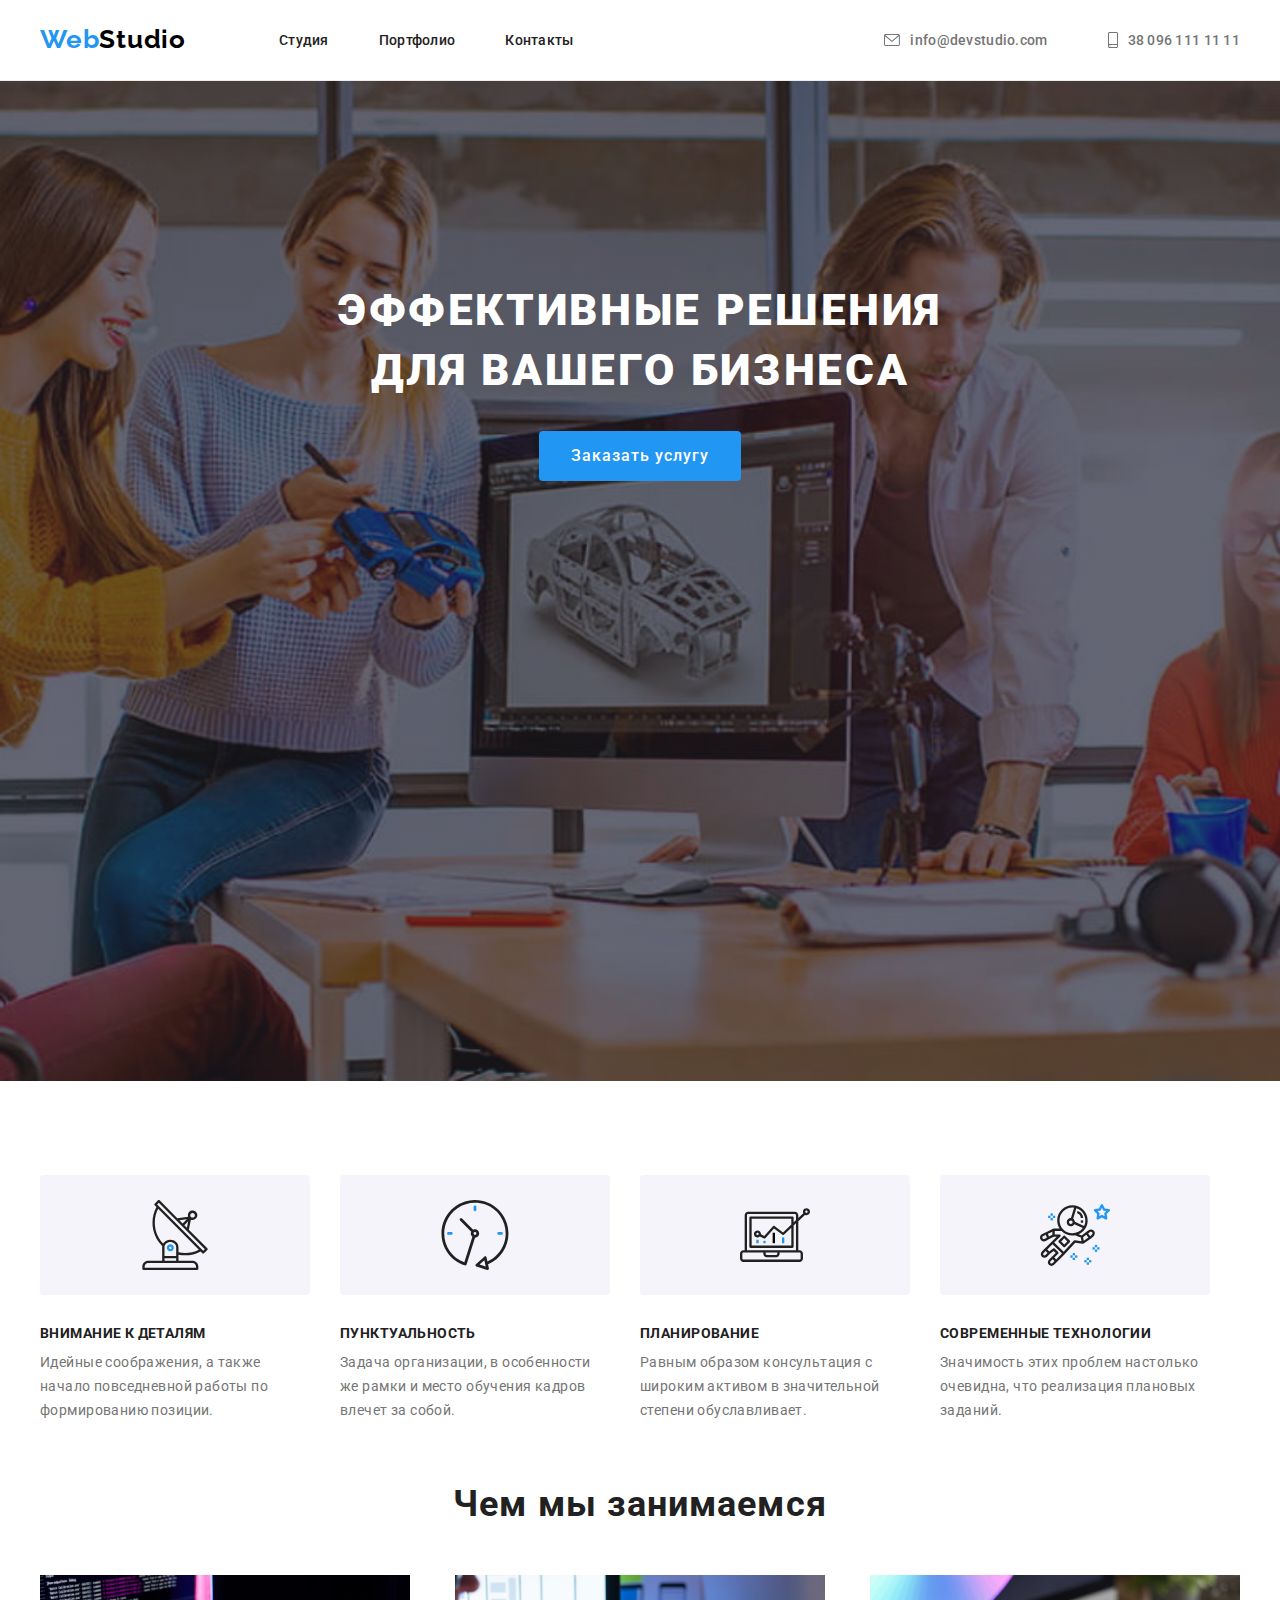
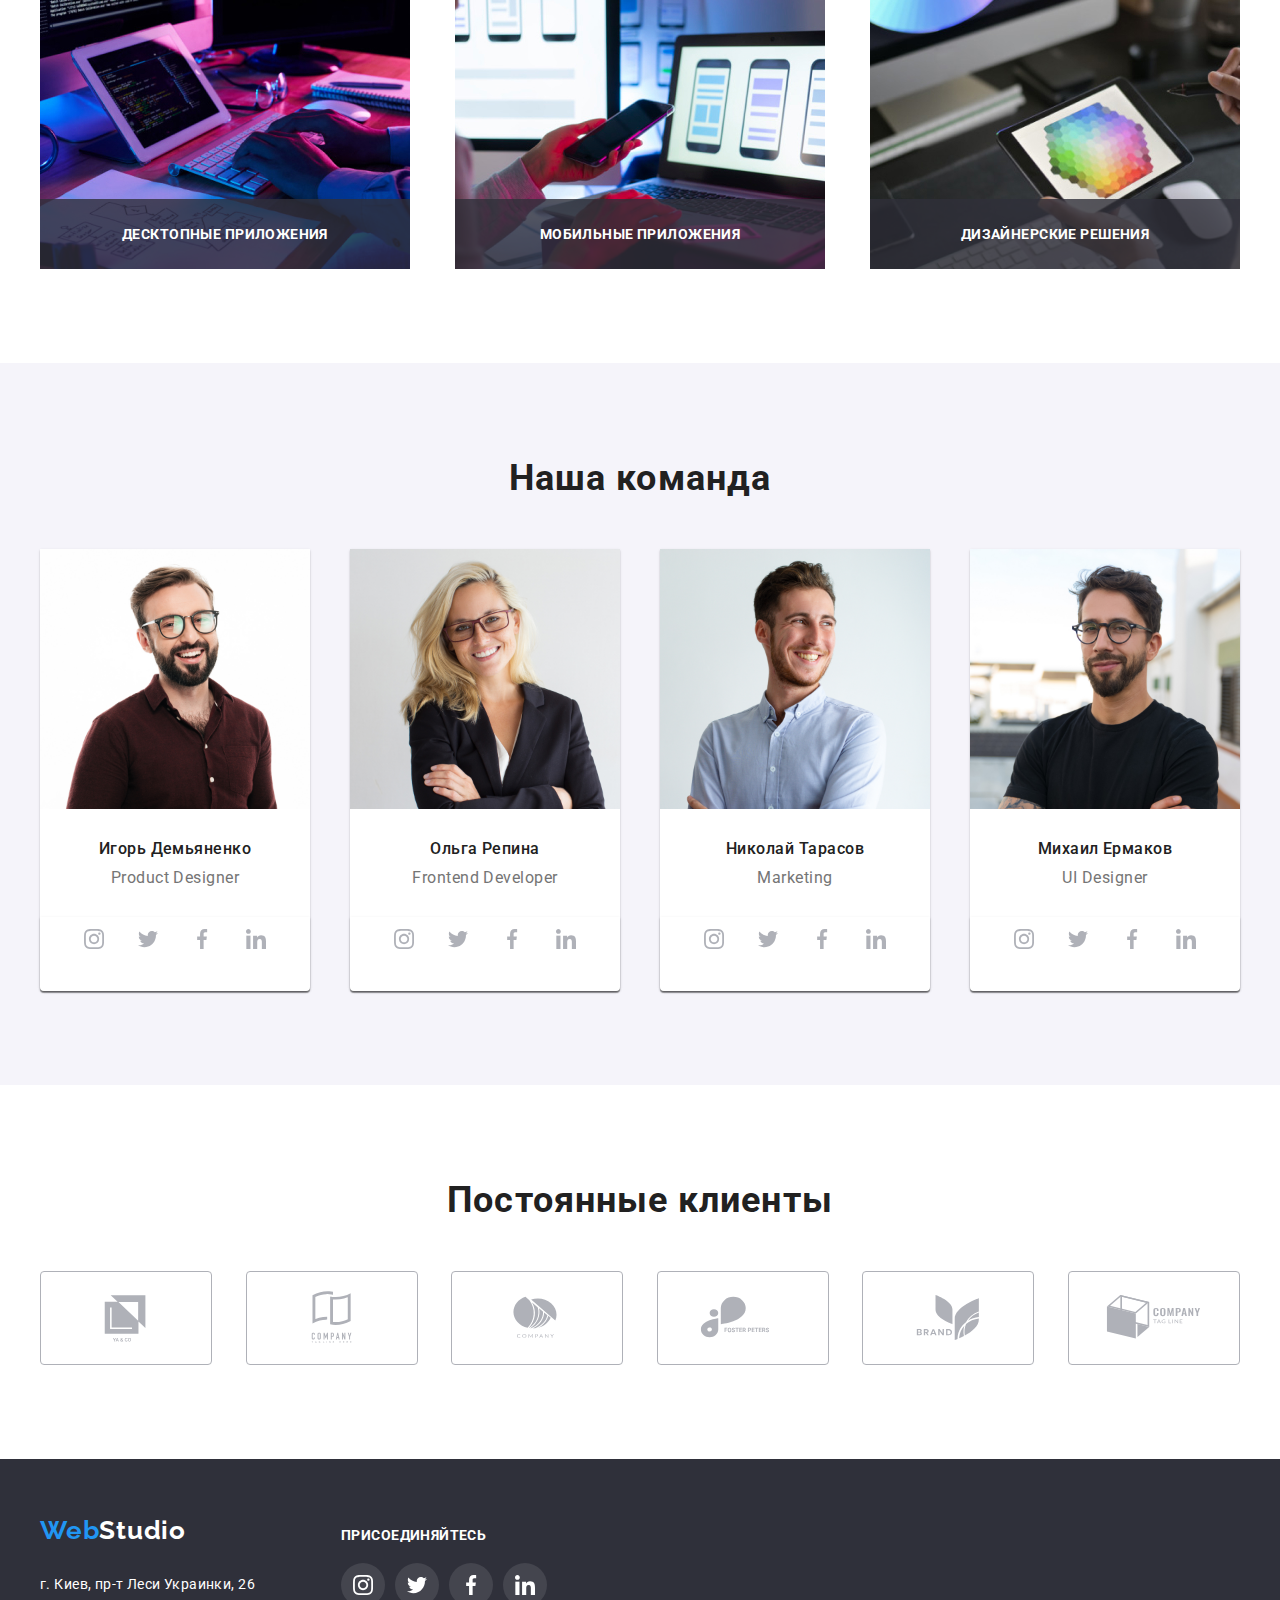
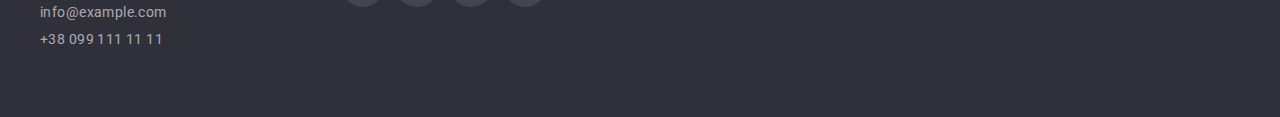
<file: index.html>
<!DOCTYPE html>
<html lang="ru">
<head>
    <meta charset="UTF-8">
    <meta http-equiv="X-UA-Compatible" content="IE=edge">
    <meta name="viewport" content="width=device-width, initial-scale=1.0">
    <title>Document</title>
    <link rel="preconnect" href="https://fonts.googleapis.com">
    <link rel="preconnect" href="https://fonts.gstatic.com" crossorigin>
    <link href="https://fonts.googleapis.com/css2?family=Raleway&family=Roboto:wght@400;500;600;700;900&display=swap"
        rel="stylesheet">
    <link rel="stylesheet" href="https://cdnjs.cloudflare.com/ajax/libs/modern-normalize/1.1.0/modern-normalize.min.css"
        integrity="sha512-wpPYUAdjBVSE4KJnH1VR1HeZfpl1ub8YT/NKx4PuQ5NmX2tKuGu6U/JRp5y+Y8XG2tV+wKQpNHVUX03MfMFn9Q=="
        crossorigin="anonymous" referrerpolicy="no-referrer" />
    <link rel="stylesheet" href="./css/styles.css">
</head>
<body>
<!-- Верхняя линия -->
    <header>
        <div class="container header-container">
        <nav class="nav">
        <a href="./index.html" class="logo-nav">
        Web<span class="logo-color">Studio</span>
        </a>
    <ul class="site-nav">
        <li class="header-item"><a href="./index.html" class="link current">Студия</a></li>
        <li class="header-item"><a href="./portfolio.html" class="link current">Портфолио</a></li>
        <li class="header-item"><a href="#" class="link current">Контакты</a></li>
    </ul>
        </nav>
    <ul class="contacts">
        <li class="contacts-link">
            <a href="mailto:info@devstudio.com" class="links1">
                <svg class="links-icon" width="16" height="12">
                    <use href="./img/symbol-defs.svg#icon-envelopehover"></use>
                </svg>
                info@devstudio.com</a></li>
        <li class="contacts-link">
            <a href="tel:380961111111" class="links1">
                <svg class="links-icon" width="10" height="16" >
                    <use href="./img/symbol-defs.svg#icon-smartphone"></use>
                </svg>
                38 096 111 11 11</a></li>
    </ul>
    </div>
    </header>
    <main>
<!-- Шапка -->
<section class="hero">
<div class="container">
<h1 class="hero-title">Эффективные решения для вашего бизнеса</h1>
<button type="button" class="hero-btnn" data-modal-open><span class="btnn-text">Заказать услугу</span></button>
</div>
</section>
<!--Особенности -->
<section class="section">
    <h2 hidden>Внимание к деталям</h2>
    <div class="container">
    <ul class="peculiarities">
        <li class="peculiarities-list">
            <div class="peculiarities-icon">
            <svg class="icon-antena" width="70" height="70">
                <use href="./img/symbol-defs.svg#icon-antenna-1"></use>
                
            </svg>
            </div>
            <h3 class="section-title">Внимание к деталям</h3>
            <p class="peculiarities-text">Идейные соображения, а также начало повседневной работы по формированию позиции.</p>
        </li>
        <li class="peculiarities-list">
            <div class="peculiarities-icon">
            <svg class="icon-antena" width="70" height="70">
                <use href="./img/symbol-defs.svg#icon-clock-1"></use>
            </svg>
            </div>
            <h3 class="section-title">Пунктуальность</h3>
            <p class="peculiarities-text">Задача организации, в особенности же рамки и место обучения кадров влечет за собой.</p>
        </li>
        <li class="peculiarities-list">
            <div class="peculiarities-icon">
            <svg class="icon-antena" width="70" height="70">
                <use href="./img/symbol-defs.svg#icon-diagram-1"></use>
            </svg>
            </div>
            <h3 class="section-title">Планирование</h3>
            <p class="peculiarities-text">Равным образом консультация с широким активом в значительной степени обуславливает.</p>
        </li>
        <li class="peculiarities-list">
            <div class="peculiarities-icon">
            <svg class="icon-antena" width="70" height="70">
                <use href="./img/symbol-defs.svg#icon-astronaut-1"></use>
            </svg>
            </div>
            <h3 class="section-title">Современные технологии</h3>
            <p class="peculiarities-text">Значимость этих проблем настолько очевидна, что реализация плановых заданий.</p>
        </li>
    </ul>
    </div>
</section>
<!--Чем мы занимаемся -->
<section class="section">
    <div class="container">
    <h2 class="section-box-title">Чем мы занимаемся</h2>
        <ul class="pictures">
        <li>
            <div class="pictures-thumb">
             <img src="./img/box1.jpg" alt="Foto1" width="370" height="294">
                <div class="pictures-text">
                    <span class="pictures-title">Десктопные приложения</span>
                </div>
            </div>
         </li>
        <li>
            <div class="pictures-thumb">
                <img src="./img/box2.jpg" alt="Foto2" width="370" height="294">
                    <div class="pictures-text">
                <span class="pictures-title">Мобильные приложения</span>
                    </div>
            </div>
        </li>
        <li>
            <div class="pictures-thumb">
                <img src="./img/box3.jpg" alt="Foto3" width="370" height="294">
                <div class="pictures-text"> 
                    <span class="pictures-title">Дизайнерские решения</span>
                 </div>           
            </div>
        </li>
    </ul>
    </div>
</section>
<!--Наша команда -->
<section class="section-item">
    <div class="container">
    <h2 class="section-box-title">Наша команда</h2>
        <ul class="item">
        <li  class="item-list">
            <img  class="card-img" src="./img/igor.jpg" alt="Igor" width="270" height="260" >
            <div class="card-info"> 
            <h3 class="card-name">Игорь Демьяненко</h3>
            <p class="card-text" lang="en">Product Designer</p>
            </div>
            <ul class="item-list social-list list">
                <li class="social-item">
                    <a href="" class="social-link">
                        <svg class="social-icon">
                            <use href="./img/symbol-defs.svg#icon-instagram-2"></use>
                        </svg>
                    </a>
                </li>
                <li class="social-item">
                    <a href="" class="social-link">
                    <svg class="social-icon">
                        <use href="./img/symbol-defs.svg#icon-twitter"></use>
                        </svg>
                        </a>
                </li>
                <li class="social-item">
                    <a href="" class="social-link">
                    <svg class="social-icon">
                        <use href="./img/symbol-defs.svg#icon-facebook-1"></use>
                    </svg>
                    </a>
                </li>
                <li class="social-item">
                    <a href="" class="social-link">
                        <svg class="social-icon">
                            <use href="./img/symbol-defs.svg#icon-linkedin-1"></use>
                        </svg>
                    </a>
                </li>
            </ul>
        </li>
        <li class="item-list">
            <img class="card-img" src="./img/olga.jpg" alt="Olga" width="270" height="260">
            <div class="card-info">
            <h3 class="card-name">Ольга Репина</h3>
            <p class="card-text" lang="en">Frontend Developer</p>
            </div>
            <ul class="item-list social-list list">
                <li class="social-item">
                    <a href="" class="social-link">
                        <svg class="social-icon">
                            <use href="./img/symbol-defs.svg#icon-instagram-2"></use>
                        </svg>
                    </a>
                </li>
                <li class="social-item">
                    <a href="" class="social-link">
                        <svg class="social-icon">
                            <use href="./img/symbol-defs.svg#icon-twitter"></use>
                        </svg>
                    </a>
                </li>
                <li class="social-item">
                    <a href="" class="social-link">
                        <svg class="social-icon">
                            <use href="./img/symbol-defs.svg#icon-facebook-1"></use>
                        </svg>
                    </a>
                </li>
                <li class="social-item">
                    <a href="" class="social-link">
                        <svg class="social-icon">
                            <use href="./img/symbol-defs.svg#icon-linkedin-1"></use>
                        </svg>
                    </a>
                </li>
            </ul>
        </li>
        <li class="item-list">
            <img class="card-img" src="./img/nikolay.jpg" alt="Nikolay" width="270" height="260">
            <div class="card-info">
            <h3 class="card-name">Николай Тарасов</h3>
            <p class="card-text" lang="en">Marketing</p>
            </div>
            <ul class="item-list social-list list">
                <li class="social-item">
                    <a href="" class="social-link">
                        <svg class="social-icon">
                            <use href="./img/symbol-defs.svg#icon-instagram-2"></use>
                        </svg>
                    </a>
                </li>
                <li class="social-item">
                    <a href="" class="social-link">
                        <svg class="social-icon">
                            <use href="./img/symbol-defs.svg#icon-twitter"></use>
                        </svg>
                    </a>
                </li>
                <li class="social-item">
                    <a href="" class="social-link">
                        <svg class="social-icon">
                            <use href="./img/symbol-defs.svg#icon-facebook-1"></use>
                        </svg>
                    </a>
                </li>
                <li class="social-item">
                    <a href="" class="social-link">
                        <svg class="social-icon">
                            <use href="./img/symbol-defs.svg#icon-linkedin-1"></use>
                        </svg>
                    </a>
                </li>
            </ul>
        </li>
        <li class="item-list">
            <img class="card-img" src="./img/mikhail.jpg" alt="Michail" width="270" height="260">
            <div class="card-info">
            <h3 class="card-name">Михаил Ермаков</h3>
            <p class="card-text" lang="en">UI Designer</p>
            </div>
            <ul class="item-list social-list list">
                <li class="social-item">
                    <a href="" class="social-link">
                        <svg class="social-icon">
                            <use href="./img/symbol-defs.svg#icon-instagram-2"></use>
                        </svg>
                    </a>
                </li>
                <li class="social-item">
                    <a href="" class="social-link">
                        <svg class="social-icon">
                            <use href="./img/symbol-defs.svg#icon-twitter"></use>
                        </svg>
                    </a>
                </li>
                <li class="social-item">
                    <a href="" class="social-link">
                        <svg class="social-icon">
                            <use href="./img/symbol-defs.svg#icon-facebook-1"></use>
                        </svg>
                    </a>
                </li>
                <li class="social-item">
                    <a href="" class="social-link">
                        <svg class="social-icon">
                            <use href="./img/symbol-defs.svg#icon-linkedin-1"></use>
                        </svg>
                    </a>
                </li>
            </ul>
        </li>
    </ul>
    </div>
</section>
<!-- Постоянные Клиенты -->
<section class="clients">
    <div class="container">
        <h2 class="section-box-title">Постоянные клиенты</h2>
        <ul class="clients-box">
            <li class="clients-list">
                <div class="clients-icon">
            <svg width="106px" height="60px">
                <use href="./img/symbol-defs.svg#icon-Logo1"></use>
            </svg>
            </div>
            </li>
            <li class="clients-list">
                <div class="clients-icon">
        <svg width="106px" height="60px">
            <use href="./img/symbol-defs.svg#icon-Logo2"></use>
        </svg >
        </div>
            </li>
            <li class="clients-list">
                <div class="clients-icon">
                <svg width="106px" height="60px">
                    <use href="./img/symbol-defs.svg#icon-Logo3"></use>
                </svg>
                </div>
            </li>
            <li class="clients-list">
                <div class="clients-icon">
                <svg width="106px" height="60px">
                    <use href="./img/symbol-defs.svg#icon-Logo4"></use>
                </svg>
                </div>
            </li>
            <li class="clients-list">
                <div class="clients-icon">
                <svg width="106px" height="60px">
                    <use href="./img/symbol-defs.svg#icon-Logo5"></use>
                </svg>
                </div>
            </li>
            <li class="clients-list">
                <div class="clients-icon">
                <svg width="106px" height="60px">
                    <use href="./img/symbol-defs.svg#icon-Logo6"></use>
                </svg>
                </div>
            </li>
        </ul>

    </div>

</section>
</main>
<!--Подвал -->
<footer class="footer">
    <div class="wrap-footer">
        <div class="container wrap-footer-container">
            <div class="footer-left-box">
                <a href="./index.html" class="logo">
                    Web<span class="logo-color-white">Studio</span>
                </a>
                <address>
                    <ul class="footer-text">
                        <li class="footer-list">
                            <a class="color-maps" href="https://goo.gl/maps/3YUpATW3BzN7FQ4z7" target="_blank"
                                rel="noreferrer noopener">г. Киев, пр-т Леси Украинки, 26</a>
                        </li>
                        <li class="footer-list">
                            <a class="color-contacts" href="mailto:=info@example.com">info@example.com</a>
                        </li>
                        <li class="footer-list">
                            <a class="color-contacts" href="tel:+380991111111">+38 099 111 11 11</a>
                        </li>
                    </ul>
                </address>
            </div>
            <section class="social-section">
                <div class="social-container">
                    <h2 class="footer-social-title">присоединяйтесь </h2>
                    <ul class="footer-social-box">
                        <li>
                            <a href="" class="footer-social-link">
                                <svg width="20" height="20">
                                    <use href="./img/symbol-defs.svg#icon-instagram-2"></use>
                                </svg>
                            </a>
                        </li>
                        <li>
                            <a href="" class="footer-social-link">
                                <svg width="20" height="20">
                                    <use href="./img/symbol-defs.svg#icon-twitter"></use>
                                </svg>
                            </a>
                        </li>
                        <li>
                            <a href="" class="footer-social-link">
                                <svg width="20" height="20">
                                    <use href="./img/symbol-defs.svg#icon-facebook-1"></use>
                                </svg>
                            </a>
                        </li>
                        <li>
                            <a href="" class="footer-social-link">
                                <svg width="20" height="20">
                                    <use href="./img/symbol-defs.svg#icon-linkedin-1"></use>
                                </svg>
                            </a>
                        </li>
                    </ul>
                    </div>
                    </section>
    </div>
    </div>
</footer>
<div class="backdrop is-hidden" data-modal>
    <div class="modal">
        <button type="button" class="btn-close" data-modal-close>
            <svg width="30" height="30">
                <use href="./img/symboldefs2.svg#icon-close"></use>
            </svg>
        </button>
    </div>
</div>
<script src="./js/modal.js"></script>
</body>
</html>
</file>
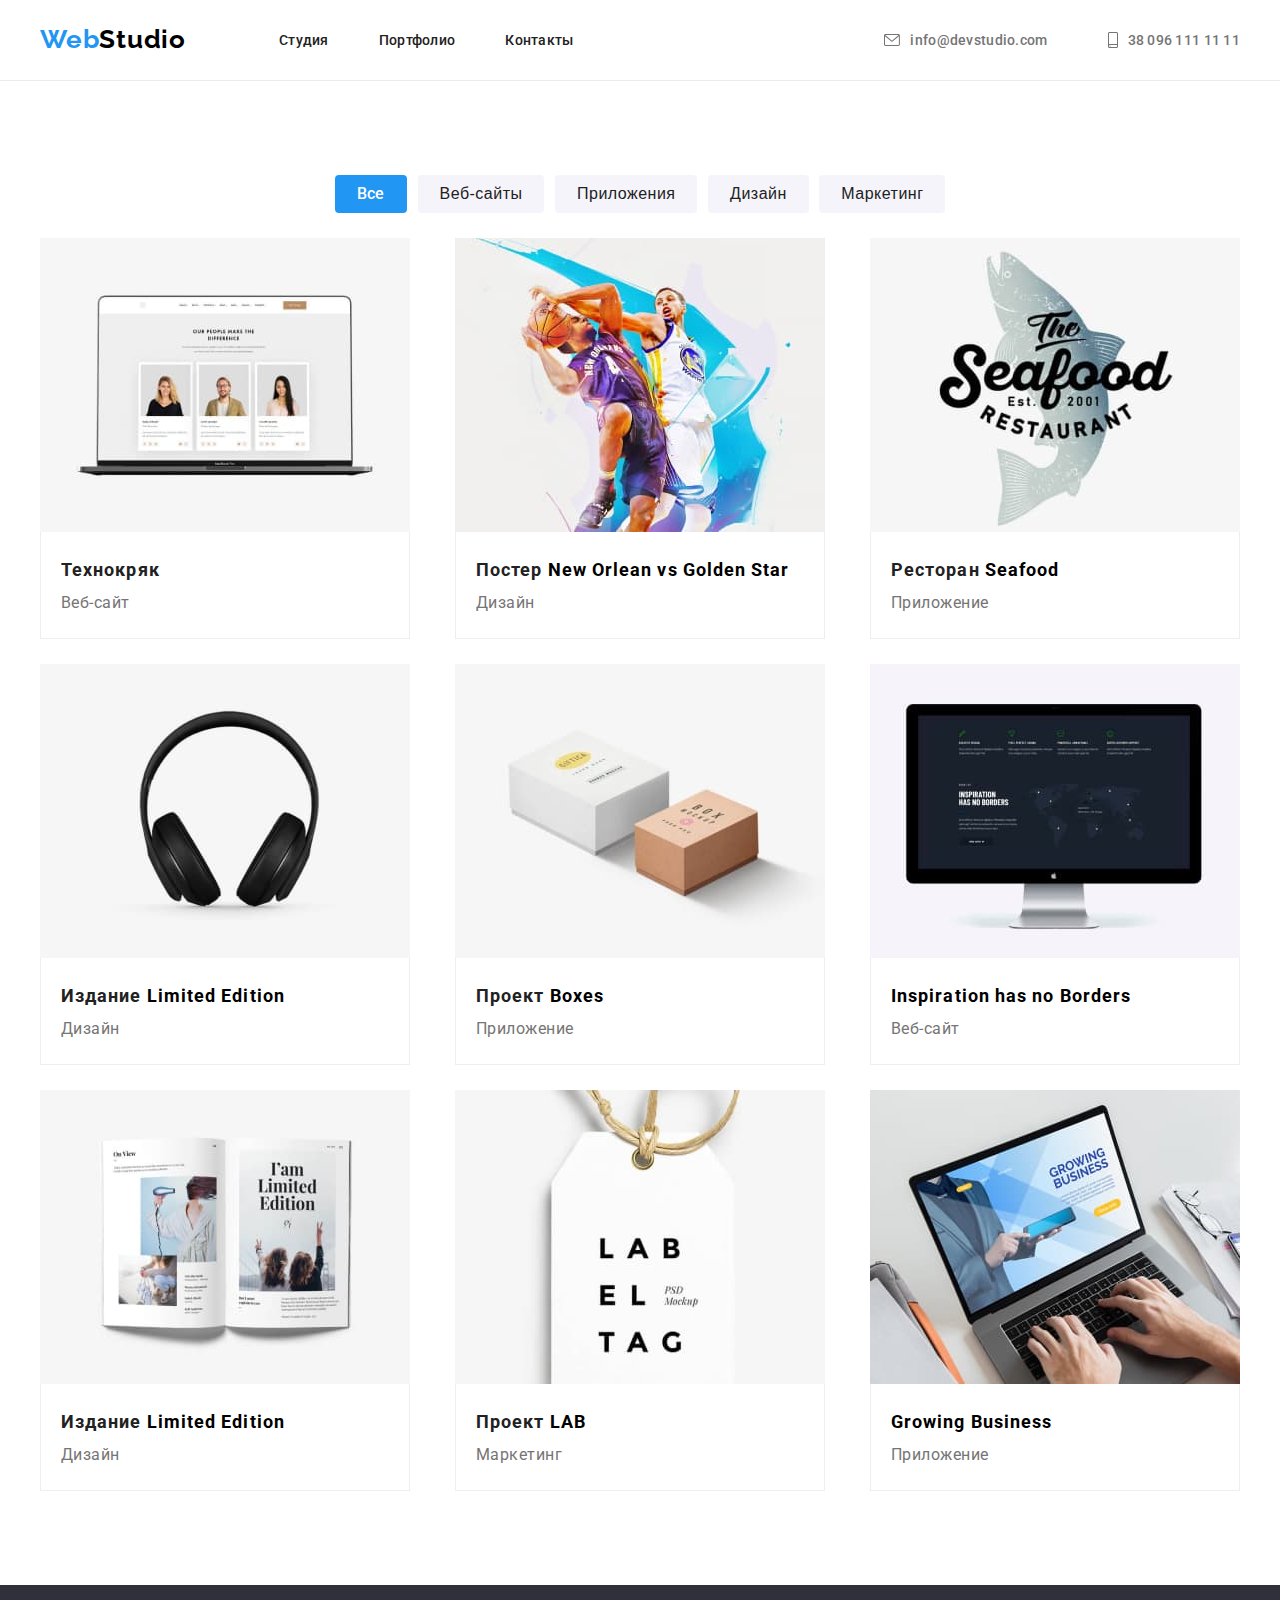
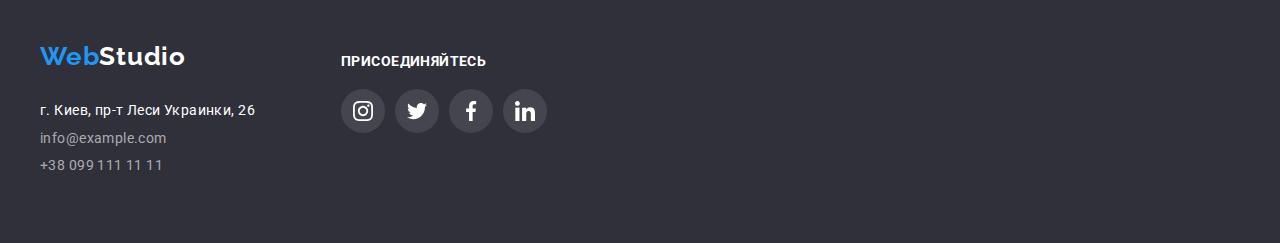
<file: portfolio.html>
<!DOCTYPE html>
<html lang="ru">
<head>
    <meta charset="UTF-8">
    <meta http-equiv="X-UA-Compatible" content="IE=edge">
    <meta name="viewport" content="width=device-width, initial-scale=1.0">
    <title>Document</title>
    <link rel="preconnect" href="https://fonts.googleapis.com">
    <link rel="preconnect" href="https://fonts.gstatic.com" crossorigin>
    <link href="https://fonts.googleapis.com/css2?family=Raleway:wght@400;700&&family=Roboto:wght@400;500;600;700;900&display=swap"
        rel="stylesheet">
        <link rel="stylesheet" href="https://cdnjs.cloudflare.com/ajax/libs/modern-normalize/1.1.0/modern-normalize.min.css"
            integrity="sha512-wpPYUAdjBVSE4KJnH1VR1HeZfpl1ub8YT/NKx4PuQ5NmX2tKuGu6U/JRp5y+Y8XG2tV+wKQpNHVUX03MfMFn9Q=="
            crossorigin="anonymous" referrerpolicy="no-referrer" />
    
    <link rel="stylesheet" href="./css/styles.css">
</head>
<body>
    <!-- Верхняя линия -->
    <header>
        <div class="container header-container">
            <nav class="nav">
                <a href="./index.html" class="logo-nav">Web<span class="logo-color">Studio</span>
                </a>
                <ul class="site-nav">
                    <li class="header-item"><a href="./index.html" class="link current">Студия</a></li>
                    <li class="header-item"><a href="./portfolio.html" class="link current">Портфолио</a></li>
                    <li><a href="#" class="link current">Контакты</a></li>
                </ul>
            </nav>
            <div class="header-contacts">
            <ul class="contacts">
                <li class="contacts-link"><a href="mailto:info@devstudio.com" class="links1">
                    <svg class="links-icon" width="16" height="12">
                        <use href="./img/symbol-defs.svg#icon-envelopehover"></use>
                    </svg>
                    info@devstudio.com</a></li>
                <li class="contacts-link"><a href="tel:380961111111" class="links1">
                    <svg class="links-icon" width="10" height="16">
                        <use href="./img/symbol-defs.svg#icon-smartphone"></use>
                    </svg>
                    38 096 111 11 11</a></li>
            </ul>
            </div>
        </div>
    </header>
    <main>
        <!-- Кнопки -->
        <section>
            <h1 hidden>наши работы</h1>
            <div class="container">
            <ul class="filters">
    <li><button type="button" class="hero-btn">Все</button></li>
    <li><button type="button" class="btn-web">Веб-сайты</button></li>
    <li><button type="button" class="btn-web">Приложения</button></li>
    <li><button type="button" class="btn-web">Дизайн</button></li>
    <li><button type="button" class="btn-web">Маркетинг</button></li>
</ul>
</div>
</section>
<!-- Галерея -->
<section>
<div class="container">
    <h2 hidden>Галерея</h2>
<ul class="gallery">
    <div class="icon">
            <div class="overlay">
                <img src="./img/foto1.jpg" alt="foto1" width="370" height="294">
                        <p class="overlay-text">
                            Технокряк это современная площадка распространения коронавируса. Компании используют эту платформу для цифрового
                                шпионажа и атак на защищённые сервера конкурентов.
                        </p>
            </div>
                <div class="icon-info">
            <h3 class="icon-name">Технокряк</h3>
            <p class="icon-text">Веб-сайт</p>
                </div>
    </div>
    </li>
    <li class="icon">
            <div class="overlay">
        <img src="./img/foto2.jpg" alt="foto2" width="370" height="294">
                        <p class="overlay-text">
                            Технокряк это современная площадка распространения коронавируса. Компании используют эту платформу для цифрового
                                 шпионажа и атак на защищённые сервера конкурентов.
                        </p>
            </div>
                <div class="icon-info">
            <h3 class="icon-name"> Постер <span lang="en"> New Orlean vs Golden Star </span></h3>
            <p class="icon-text">Дизайн</p>
                </div>
    </li>
    <li class="icon">
        <div class="overlay">
        <img src="./img/foto3.jpg" alt="foto3" width="370" height="294">
        <p class="overlay-text">
            Технокряк это современная площадка распространения коронавируса. Компании используют эту платформу для цифрового
            шпионажа и атак на защищённые сервера конкурентов.
        </p>
        </div>
        <div class="icon-info">
            <h3 class="icon-name"> Ресторан <span lang="en"> Seafood</span></h3>
            <p class="icon-text">Приложение</p>
        </div>
    </li>
    <li class="icon">
        <div class="overlay">
        <img src="./img/foto4.jpg" alt="foto4" width="370" height="294">
        <p class="overlay-text">
            Технокряк это современная площадка распространения коронавируса. Компании используют эту платформу для цифрового
            шпионажа и атак на защищённые сервера конкурентов.
        </p>
        </div>
        <div class="icon-info">
            <h3 class="icon-name"> Издание <span lang="en"> Limited Edition </span></h3>
            <p class="icon-text">Дизайн</p>
        </div>
    </li>
    <li class="icon">
        <div class="overlay">
        <img src="./img/foto5.jpg" alt="foto5" width="370" height="294">
        <p class="overlay-text">
            Технокряк это современная площадка распространения коронавируса. Компании используют эту платформу для цифрового
            шпионажа и атак на защищённые сервера конкурентов.
        </p>
        </div>
        <div class="icon-info">
            <h3 class="icon-name"> Проект <span lang="en"> Boxes </span></h3>
            <p class="icon-text">Приложение</p>
        </div>
    </li>
    <li class="icon">
        <div class="overlay">
        <img src="./img/foto6.jpg" alt="foto6" width="370" height="294">
        <p class="overlay-text">
            Технокряк это современная площадка распространения коронавируса. Компании используют эту платформу для цифрового
            шпионажа и атак на защищённые сервера конкурентов.
        </p>
        </div>
        <div class="icon-info">
            <h3 class="icon-name"><span lang="en">Inspiration has no Borders</span></h3>
            <p class="icon-text">Веб-сайт</p>
        </div>
    </li>
    <li class="icon">
        <div class="overlay">
        <img src="./img/foto7.jpg" alt="foto7" width="370" height="294">
        <p class="overlay-text">
            Технокряк это современная площадка распространения коронавируса. Компании используют эту платформу для цифрового
            шпионажа и атак на защищённые сервера конкурентов.
        </p>
        </div>
        <div class="icon-info">
            <h3 class="icon-name"> Издание <span lang="en"> Limited Edition </span></h3>
            <p class="icon-text">Дизайн</p>
        </div>
    </li>
    <li class="icon">
        <div class="overlay">
        <img src="./img/foto8.jpg" alt="foto8" width="370" height="294">
        <p class="overlay-text">
            Технокряк это современная площадка распространения коронавируса. Компании используют эту платформу для цифрового
            шпионажа и атак на защищённые сервера конкурентов.
        </p>
        </div>
        <div class="icon-info">
            <h3 class="icon-name"> Проект  <span lang="en"> LAB </span></h3>
            <p class="icon-text">Маркетинг</p>
        </div>
    </li>
    <li class="icon">
        <div class="overlay">
        <img src="./img/foto9.jpg" alt="foto9" width="370" height="294">
        <p class="overlay-text">
            Технокряк это современная площадка распространения коронавируса. Компании используют эту платформу для цифрового
            шпионажа и атак на защищённые сервера конкурентов.
        </p>
        </div>
        <div class="icon-info">
            <h3 class="icon-name"><span lang="en"> Growing Business </span></h3>
            <p class="icon-text">Приложение</p>
        </div>
    </li>
    </ul>
</div>
</section>
</main>
<!--Подвал -->
<footer class="footer">
    <div class="wrap-footer">
    <div class="container wrap-footer-container">
        <div class="footer-left-box">
        <a href="./index.html" class="logo">
            Web<span class="logo-color-white">Studio</span>
        </a>
        <address>
            <ul class="footer-text">
                <li class="footer-list">
                    <a class="color-maps" href="https://goo.gl/maps/3YUpATW3BzN7FQ4z7" target="_blank"
                        rel="noreferrer noopener">г. Киев, пр-т Леси Украинки, 26</a>
                </li>
                <li class="footer-list">
                    <a class="color-contacts" href="mailto:=info@example.com">info@example.com</a>
                </li>
                <li class="footer-list">
                    <a class="color-contacts" href="tel:+380991111111">+38 099 111 11 11</a>
                </li>
            </ul>
            </address>
            </div>
            <section class="social-section">
                <div class="social-container">
                <h2 class="footer-social-title">присоединяйтесь </h2>
                <ul class="footer-social-box">
                        <li>
                        <a href="" class="footer-social-link">
                            <svg width="20" height="20">
                                <use href="./img/symbol-defs.svg#icon-instagram-2"></use>
                            </svg>
                        </a>
                    </li>
                    <li>
                        <a href="" class="footer-social-link">
                            <svg width="20" height="20">
                                <use href="./img/symbol-defs.svg#icon-twitter"></use>
                            </svg>
                        </a>
                    </li>
                    <li>
                        <a href="" class="footer-social-link">
                            <svg width="20" height="20">
                                <use href="./img/symbol-defs.svg#icon-facebook-1"></use>
                            </svg>
                        </a>
                    </li>
                    <li>
                        <a href="" class="footer-social-link">
                            <svg width="20" height="20">
                                <use href="./img/symbol-defs.svg#icon-linkedin-1"></use>
                            </svg>
                        </a>
                    </li>
            </ul>
            </section>
            </div>
        
    </div>
    </div>
</footer>


</body>
</html>
</file>
<file: css/styles.css>
:root {
    --primary-title-color: #212121;
    --secondary-title-color: #757575;
    --active-color: #2196f3;
    --background-btn-color: #f5f4fa;
    --btn-color: #ffffff;
}

body,
main {
    margin: auto;
    background-color: var(--btn-color);
    color: var(--secondary-title-color);
    font-family: 'Roboto', sans-serif;
    font-style: normal;
    font-size: 14px;
    display: block;
}

.logo {
    font-family: 'Raleway', sans-serif;
    display: flex;
    align-items: center;
    margin-bottom: 25px;
    margin-right: 93px;
    font-style: normal;
    font-weight: 700;
    font-size: 26px;
    line-height: 1.2;
    letter-spacing: 0.03em;
    color: var(--active-color);
}

.logo-nav {
    font-family: 'Raleway', sans-serif;
    display: flex;
    align-items: center;
    margin-top: 24px;
    margin-bottom: 25px;
    margin-right: 93px;
    font-style: normal;
    font-weight: 700;
    font-size: 26px;
    line-height: 1.2;
    letter-spacing: 0.03em;
    color: var(--active-color);
}
.logo-color-white {
    color: var(--btn-color);
}

header {
    border-bottom: 1px solid #ececec;
}

.section {
    padding-bottom: 94px;
}

.gallery-icon {
    width: 1200px;
    margin: 0 auto;
    padding: 0 15px;
    box-sizing: border-box;
}

.container {
    width: 1200px;
    margin: 0 auto;
    box-sizing: border-box;
}

header .container {
    margin-left: auto;
    display: flex;
    justify-content: space-between;
}

ul {
    list-style: none;
    margin: 0;
    padding-left: 0;
}
li {
    display: block;
}
span {
    color: #000000;
}

img {
    display: block;
}

a {
    text-decoration: none;
}

h1,
h2,
h3,
h4,
h5,
h6 {
    margin: 0;
    padding: 0;
}

p {
    margin: 0;
    padding: 0;
}

.nav,
.contacts,
.site-nav,
.filters {
    display: flex;
}
/* ---------ВЕРХНЯЯ ЛИНИЯ---------- */
.contacts-link {
    color: var(--secondary-title-color);
}
.link {
    position: relative;
    display: flex;
    font-weight: 500;
    font-size: 14px;
    line-height: 16px;
    letter-spacing: 0.02em;
    padding: 32px 0;
    color: var(--primary-title-color);
    transition-property: color;
    transition-duration: 250ms;
    transition-timing-function: cubic-bezier(0.4, 0, 0.2, 1);
}

.links1 {
    display: flex;
    align-items: center;
    font-weight: 500;
    font-size: 14px;
    line-height: 16px;
    letter-spacing: 0.02em;
    padding: 32px 0;
    color: var(--secondary-title-color);
    fill: currentColor;

    transition-property: var(--btn-color);
    transition-duration: 250ms;
    transition-timing-function: cubic-bezier(0.4, 0, 0.2, 1);
}
.links-icon {
    margin: 0 10px;
}

.links1:hover,
.links1:focus {
    color: var(--active-color);
}

.filters {
    width: 611px;
    padding-top: 94px;
    justify-content: space-between;
    align-items: center;
    margin: auto;
}
.contacts-link:not(:last-child) {
    display: flex;
    align-items: center;
    margin-right: 50px;
    color: var(--secondary-title-color);
}
.site-nav {
    margin-right: 50px;
}

.header-contacts {
    display: flex;
}
.header-item:not(:last-child) {
    margin-right: 50px;
}
.site-nav .link:hover,
.site-nav .link:focus {
    color: var(--active-color);
}

.link:not(:last-child) {
    color: var(--secondary-title-color);
}
.contacts .link:hover,
.contacts .link:focus {
    color: var(--active-color);
}
.current::after {
    content: '';
    position: absolute;
    width: 100%;
    height: 4px;
    border-radius: 2px;
    background: #2196f3;
    display: block;
    bottom: -1px;
    opacity: 0;
    transform: scaleX(0);
    transition: transform 250ms cubic-bezier(0.4, 0, 0.2, 1);
}

.current:hover::after,
.current:focus::after {
    opacity: 1;
    transform: scaleX(1);
}
/* ------------ШАПКА------------ */
.hero {
    max-width: 1600px;
    height: 600px;
    background-image: linear-gradient(
            to right,
            rgba(47, 48, 58, 0.4),
            rgba(47, 48, 58, 0.4)
        ),
        url(../img/hero.jpg);
    background-size: cover;
    background-repeat: no-repeat;
    background-position: center;
    padding: 200px 0;
    text-align: center;
    margin-right: auto;
    margin-left: auto;
    margin-bottom: 94px;
}

.hero-title {
    font-weight: 900;
    font-size: 44px;
    line-height: 1.36;
    text-align: center;
    letter-spacing: 0.06em;
    text-transform: uppercase;
    color: var(--btn-color);
    margin: 0 auto;
    margin-bottom: 30px;
    max-width: 696px;
    display: block;
}

.hero-btnn {
    font-family: inherit;
    font-weight: 500;
    background-color: var(--active-color);
    border-radius: 4px;
    cursor: pointer;
    border: none;
    padding: 10px 32px;
    text-align: center;

    transition-property: var(--background-btn-color);
    transition-duration: 250ms;
    transition-timing-function: cubic-bezier(0.4, 0, 0.2, 1);
}
.hero-btnn:hover,
.hero-btnn:focus {
    background-color: #188ce8;
}
.btnn-text {
    font-size: 16px;
    line-height: 1.87;
    letter-spacing: 0.06em;
    color: var(--btn-color);
}
.hero-btn {
    font-family: inherit;
    font-weight: 500;
    background-color: var(--active-color);
    color: var(--btn-color);
    font-size: 16px;
    line-height: 1.62;
    border-radius: 4px;
    letter-spacing: 0.03em;
    cursor: pointer;
    border: none;
    padding: 6px 22px;
    transition-property: box-shadow;
    transition-duration: 250ms;
    transition-timing-function: cubic-bezier(0.4, 0, 0.2, 1);
}
.hero-btn:hover,
.hero-btn:focus {
    box-shadow: 0px 3px 1px rgba(0, 0, 0, 0.1), 0px 1px 2px rgba(0, 0, 0, 0.08),
        0px 2px 2px rgba(0, 0, 0, 0.12);
}

.btn-web {
    font-weight: 500;
    background-color: var(--background-btn-color);
    color: var(--primary-title-color);
    border-radius: 4px;
    font-size: 16px;
    line-height: 1.62;
    letter-spacing: 0.03em;
    cursor: pointer;
    border: none;
    padding: 6px 22px;
    transition-property: var(--background-btn-color);
    transition-duration: 250ms;
    transition-timing-function: cubic-bezier(0.4, 0, 0.2, 1);
}

/* ---------КНОПКИ------------ */
.btn-web:hover,
.btn-web:focus {
    box-shadow: 0px 3px 1px rgba(0, 0, 0, 0.1), 0px 1px 2px rgba(0, 0, 0, 0.08),
        0px 2px 2px rgba(0, 0, 0, 0.12);
    background-color: #2196f3;
    color: var(--btn-color);
}
/* ---------ОСОБЕННОСТИ---------- */
.peculiarities {
    display: flex;
    justify-content: space-between;
    margin: 0;
    padding: 0;
}

.peculiarities-list {
    width: 270px;
    height: 120px;
    background: #f5f4fa;
    border-radius: 4px;
    margin-right: 30px;
}
.peculiarities-icon {
    display: flex;
    justify-content: center;
    align-items: center;
    padding: 25px 0;
}
.icon-antena {
    align-items: center;
}

.section-title {
    font-family: inherit;
    font-weight: 700;
    font-size: 14px;
    line-height: 16px;
    color: var(--primary-title-color);
    letter-spacing: 0.03em;
    text-transform: uppercase;
    margin-top: 30px;
    margin-bottom: 10px;
    width: 270px;
}

.peculiarities-text {
    font-size: 14px;
    line-height: 1.71;
    letter-spacing: 0.03em;
    color: var(--secondary-title-color);
    width: 270px;
}

/* ---------ЧЕМ МЫ ЗАНИМАЕМСЯ------- */

.section-box-title {
    font-family: inherit;
    font-weight: 700;
    font-size: 36px;
    line-height: 42px;
    text-align: center;
    letter-spacing: 0.03em;
    color: var(--primary-title-color);
    padding-top: 94px;
    margin-bottom: 50px;
}
.pictures-thumb {
    position: relative;
}
.pictures-text {
    position: absolute;
    width: 100%;
    background-color: rgba(47, 48, 58, 0.8);
    height: 70px;
    bottom: 0;
    display: flex;
    justify-content: center;
    align-items: center;
}
.pictures-title {
    font-family: Roboto;
    font-style: normal;
    font-weight: bold;
    font-size: 14px;
    line-height: 16px;
    text-align: center;
    letter-spacing: 0.03em;
    text-transform: uppercase;
    color: #ffffff;
}
.pictures {
    display: flex;
    justify-content: space-between;
}
/* ---------НАША КОМАНДА--------- */
.section-item {
    background-color: #f5f4fa;
}

.item {
    display: flex;
    justify-content: space-between;
    padding-bottom: 94px;
}
.item-list {
    background-color: #ffffff;
    box-shadow: 0px 1px 3px rgba(0, 0, 0, 0.12), 0px 1px 1px rgba(0, 0, 0, 0.14),
        0px 2px 1px rgba(0, 0, 0, 0.2);
    border-radius: 0px 0px 4px 4px;
}
.card-name {
    font-family: inherit;
    font-weight: 500;
    font-size: 16px;
    line-height: 19px;
    text-align: center;
    letter-spacing: 0.03em;
    color: var(--primary-title-color);
    padding-bottom: 10px;
}
.card-text {
    font-family: inherit;
    font-weight: normal;
    font-size: 16px;
    line-height: 19px;
    text-align: center;
    letter-spacing: 0.03em;
    color: var(--secondary-title-color);
    margin-bottom: 30px;
}
.card-info {
    padding-top: 30px;
}
.social-list {
    display: flex;
    justify-content: center;
}
.social-item {
    width: 44px;
    height: 44px;
}
.social-item:hover {
    fill: white;
}
.social-item + .social-item {
    margin-left: 10px;
    margin-bottom: 30px;
}
.social-link {
    width: 44px;
    height: 44px;
    display: flex;
    align-items: center;
    justify-content: center;
    border-radius: 50%;
    color: white;
    transition-property: background-color, color;
    transition-duration: 250ms;
    transition-timing-function: cubic-bezier(0.4, 0, 0.2, 1);
}
.social-icon {
    padding: 12px;
    color: #afb1b8;
    fill: currentColor;
    transition-property: fill;
    transition-duration: 250ms;
    transition-timing-function: cubic-bezier(0.4, 0, 0.2, 1);
}
.social-icon:hover,
.social-icon:focus {
    fill: #fff;
}
.social-link:hover,
.social-link:focus {
    color: white;
    background-color: var(--active-color);
}
/* ---------------ГАЛЕРЕЯ---------- */
.gallery {
    display: flex;
    flex-wrap: wrap;
    justify-content: space-between;
    padding-bottom: 94px;
}
.icon {
    position: relative;
    flex-basis: calc (100% / 3 - 30px);
    margin-top: 25px;
    border-top: none;
    cursor: pointer;
    transition-property: box-shadow;
    transition-duration: 250ms;
    transition-timing-function: cubic-bezier(0.4, 0, 0.2, 1);
}
.icon:hover {
    box-shadow: 0px 1px 1px rgba(0, 0, 0, 0.12), 0px 4px 4px rgba(0, 0, 0, 0.06),
        1px 4px 6px rgba(0, 0, 0, 0.16);
}
.icon:nth-child(3n) {
    margin-right: 0px;
}
.icon-info {
    left: 261px;
    top: 576px;
    padding-top: 20px;
    padding-left: 20px;
    padding-bottom: 20px;
    border-bottom: 1px solid #eeeeee;
    border-left: 1px solid #eeeeee;
    border-right: 1px solid #eeeeee;
}
.icon:hover .overlay-text {
    transform: translateY(0);
}
.overlay {
    position: relative;
    overflow: hidden;
}

.overlay-text {
    position: absolute;
    background-color: rgba(33, 150, 243, 0.9);
    top: 0;
    left: 0;
    width: 100%;
    height: 100%;
    padding-left: 24px;
    padding-top: 63px;
    padding-right: 24px;
    font-family: Roboto;
    font-style: normal;
    font-weight: normal;
    font-size: 18px;
    line-height: 1.56;
    letter-spacing: 0.03em;
    color: #ffffff;
    transform: translateY(100%);
    transition: transform 250ms cubic-bezier(0.4, 0, 0.2, 1);
}

.icon-name {
    font-family: inherit;
    font-weight: 700;
    font-size: 18px;
    line-height: 36px;
    letter-spacing: 0.06em;
    color: var(--primary-title-color);
}
.icon-text {
    font-family: inherit;
    font-weight: normal;
    font-size: 16px;
    line-height: 30px;
    letter-spacing: 0.03em;
    color: var(--secondary-title-color);
}
/*-----ПОСТОЯННЫЕ КЛИЕНТЫ-----  */

.clients-box {
    display: flex;
    justify-content: space-between;
    margin: 0;
    padding: 0;
    padding-bottom: 94px;
    border-radius: 10px #000;
}
.clients-icon:hover,
.clients-icon:focus {
    fill: var(--active-color);
}
.clients-list {
    margin: 0;
    padding: 0;
    width: 170px;
    height: 92px;
    border-radius: 4px;
    border: 1px solid #afb1b8;
    cursor: pointer;
    transition-property: border;
    transition-duration: 250ms;
    transition-timing-function: cubic-bezier(0.4, 0, 0.2, 1);
}
.clients-list:hover,
.clients-list:focus {
    border: 1px solid #2196f3;
}
.clients-icon {
    display: flex;
    justify-content: center;
    padding: 16px 32px;
    fill: #afb1b8;
    transition-property: fill;
    transition-duration: 250ms;
    transition-timing-function: cubic-bezier(0.4, 0, 0.2, 1);
}
/*-----------ПОДВАЛ----------- */
footer .container {
    background-color: #2f303a;
}
.footer-left-box {
    display: inline-block;
    margin-top: 56px;
    margin-bottom: 64px;
    letter-spacing: 0.03em;
    width: 231px;
}
.footer-text {
    width: 231px;
}
.footer-list {
    font-size: 14px;
    line-height: 1.95;
    letter-spacing: 0.03em;
}
.color-contacts {
    font-family: inherit;
    font-weight: normal;
    font-size: 14px;
    line-height: 24px;
    letter-spacing: 0.03em;
    color: rgb(255, 255, 255, 0.6);
    transition-property: color;
    transition-duration: 250ms;
    transition-timing-function: cubic-bezier(0.4, 0, 0.2, 1);
}
.color-maps {
    font-family: inherit;
    font-weight: normal;
    font-size: 14px;
    line-height: 24px;
    letter-spacing: 0.03em;
    color: var(--btn-color);
    transition-property: color;
    transition-duration: 250ms;
    transition-timing-function: cubic-bezier(0.4, 0, 0.2, 1);
}
.color-maps:hover,
.color-maps:focus {
    color: var(--active-color);
}
.color-contacts:hover,
.color-contacts:focus {
    color: var(--active-color);
}

.footer {
    background-color: #2f303a;
}
.container-footer {
    left: 0px;
    top: 2097px;
}
.color-maps {
    font-style: normal;
}
.color-contacts {
    font-style: normal;
}

.footer-social-box {
    display: flex;
    justify-content: space-between;
    align-items: center;
}
.footer-social-title {
    font-family: inherit;
    font-style: normal;
    font-weight: bold;
    font-size: 14px;
    line-height: 16px;
    letter-spacing: 0.03em;
    text-transform: uppercase;
    display: flex;
    color: #ffffff;
    padding-bottom: 20px;
}
.footer-social-link {
    width: 44px;
    height: 44px;
    display: flex;
    align-items: center;
    justify-content: center;
    border-radius: 50%;
    background-color: rgba(255, 255, 255, 0.1);
    fill: #fff;
    transition-property: background-color;
    transition-duration: 250ms;
    transition-timing-function: cubic-bezier(0.4, 0, 0.2, 1);
}

.footer-social-link:hover,
.footer-social-link:focus {
    background-color: var(--active-color);
}
.social-section {
    display: flex;
    justify-content: center;
}
.social-container {
    width: 206px;
    margin-left: 70px;
    margin-top: 68px;
}
.wrap-footer-container {
    display: flex;
}

.backdrop {
    position: fixed;
    top: 0;
    width: 100vw;
    height: 100vh;
    background-color: rgba(255, 255, 255, 0.2);
    display: flex;
    align-items: center;
    justify-content: center;
    transition: opacity 250ms cubic-bezier(0.4, 0, 0.2, 1),
        visibility 250ms cubic-bezier(0.4, 0, 0.2, 1);
}
.backdrop.is-hidden {
    opacity: 0;
    visibility: hidden;
    pointer-events: none;
}
.modal {
    position: relative;
    width: 528px;
    min-height: 581px;
    background-color: #fff;
    border-radius: 4px;
}
.btn-close {
    position: absolute;
    width: 30px;
    height: 30px;
    text-decoration: none;
    right: 10px;
    top: 5px;
    border: none;
    background-color: transparent;
    cursor: pointer;
}
</file>
